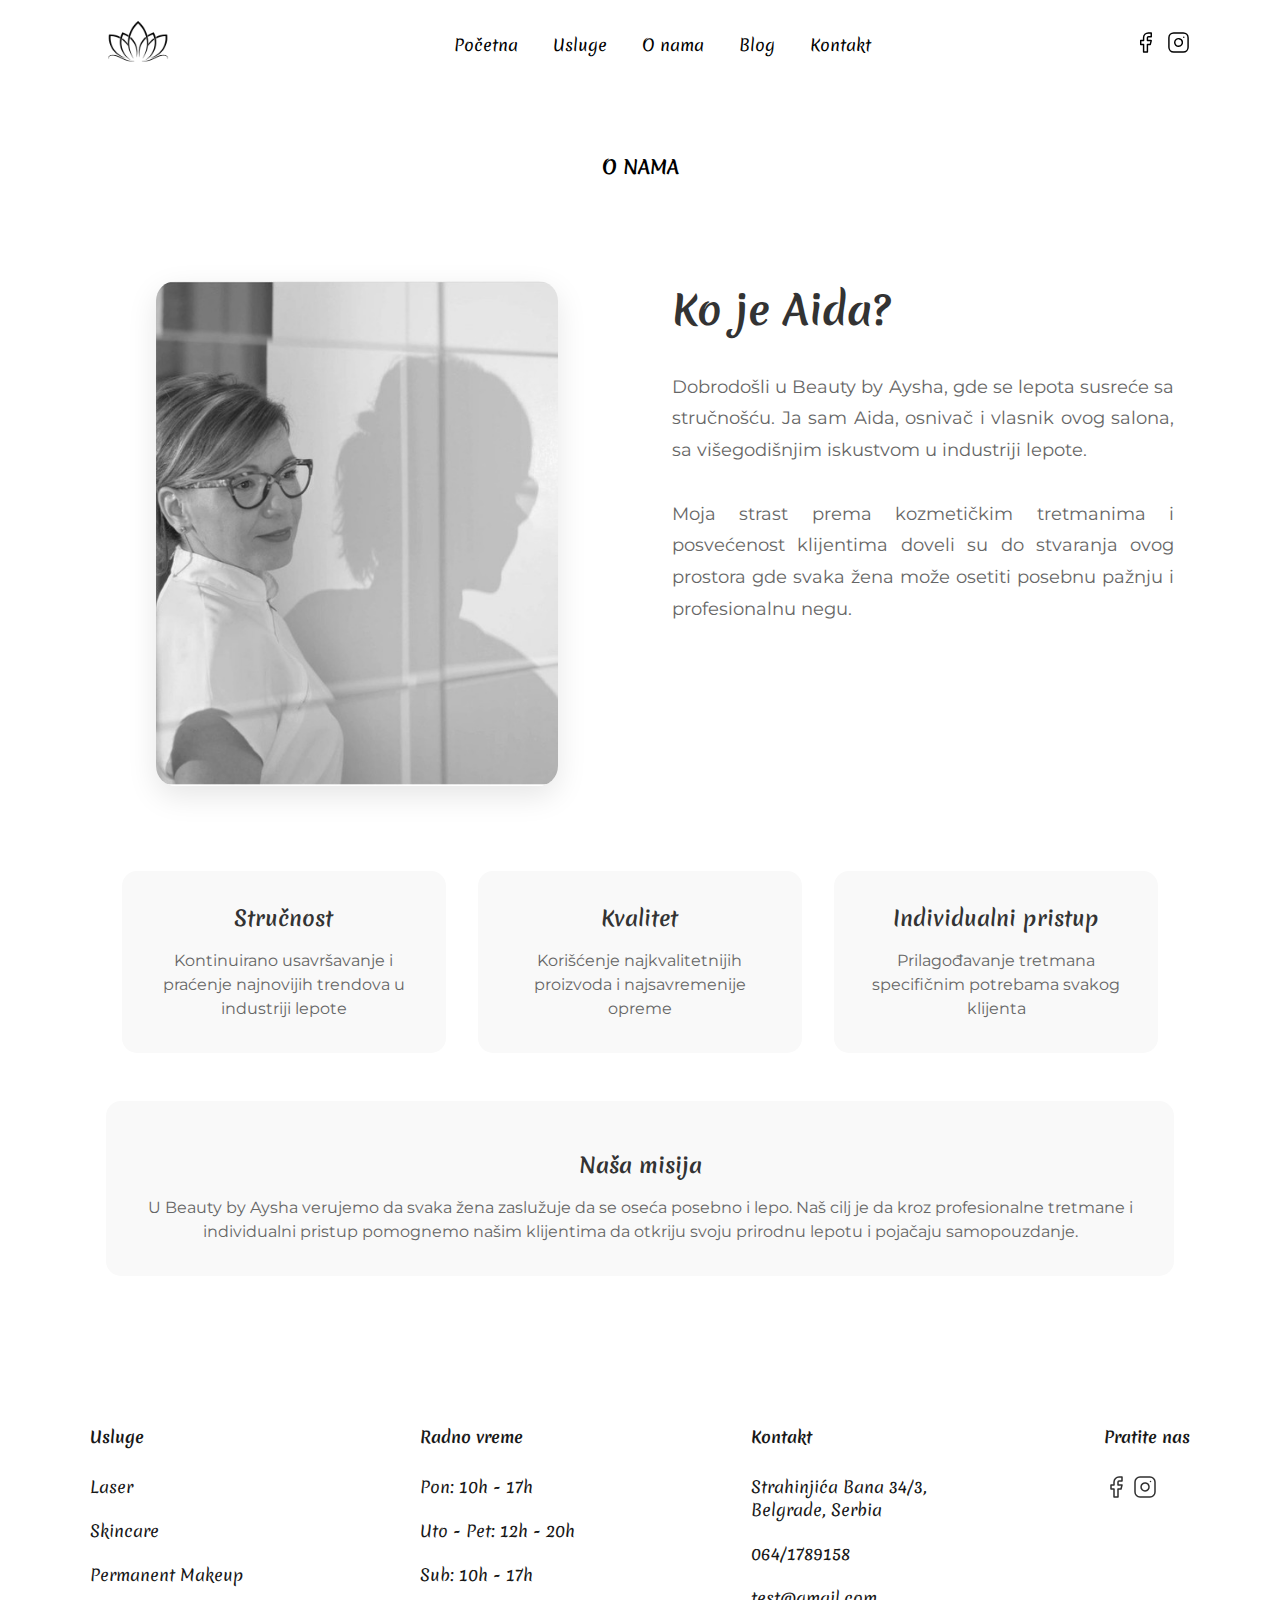
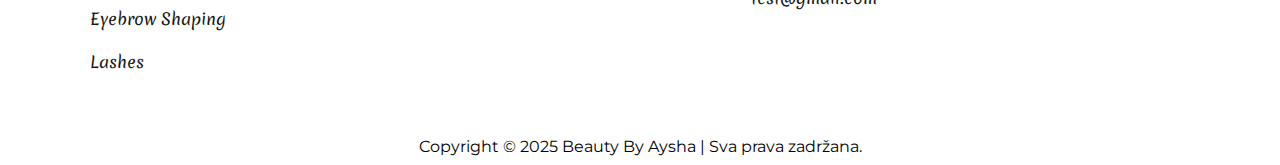
<file: about.html>
<!DOCTYPE html>
<html lang="en">
    <head>
        <meta charset="UTF-8" />
        <meta name="viewport" content="width=device-width, initial-scale=1.0" />
        <title>O nama - Beauty by Aysha</title>
        <link rel="stylesheet" href="style.css" />
        <link rel="preconnect" href="https://fonts.googleapis.com" />
        <link rel="preconnect" href="https://fonts.gstatic.com" crossorigin />
        <link
            href="https://fonts.googleapis.com/css2?family=Merienda:wght@300..900&display=swap"
            rel="stylesheet"
        />
        <link
            rel="stylesheet"
            href="https://cdnjs.cloudflare.com/ajax/libs/animate.css/4.1.1/animate.min.css"
        />
        <link rel="icon" type="image/jpg" href="./images/favicon.jpg" />
    </head>
    <body>
        <div class="navbar">
            <div class="burger" onclick="showSidebar()">
                <a href="#">
                    <svg
                        xmlns="http://www.w3.org/2000/svg"
                        width="24"
                        height="24"
                        viewBox="0 0 24 24"
                        fill="none"
                        stroke="black"
                        stroke-width="1.5"
                        stroke-linecap="round"
                        stroke-linejoin="round"
                        class="feather feather-menu"
                    >
                        <line x1="3" y1="12" x2="21" y2="12"></line>
                        <line x1="3" y1="6" x2="21" y2="6"></line>
                        <line x1="3" y1="18" x2="21" y2="18"></line>
                    </svg>
                </a>
            </div>
            <div class="logo">
                <a href="./index.html"><img src="./images/logo.png" /></a>
            </div>
            <div class="nav-links">
                <ul class="sidebar">
                    <li onclick="hideSidebar()" class="hideSidebar">
                        <svg
                            xmlns="http://www.w3.org/2000/svg"
                            width="34"
                            height="34"
                            viewBox="0 0 24 24"
                            fill="none"
                            stroke="black"
                            stroke-width="1.5"
                            stroke-linecap="round"
                            stroke-linejoin="round"
                            class="feather feather-x"
                        >
                            <line x1="18" y1="6" x2="6" y2="18"></line>
                            <line x1="6" y1="6" x2="18" y2="18"></line>
                        </svg>
                    </li>
                    <li><a href="./index.html">Početna</a></li>
                    <li><a href="./services.html">Usluge</a></li>
                    <li><a href="./about.html">O nama</a></li>
                    <li><a href="./blog.html">Blog</a></li>
                    <li><a href="./contact.html">Kontakt</a></li>
                </ul>
                <ul class="spread">
                    <li><a href="./index.html">Početna</a></li>
                    <li><a href="./services.html">Usluge</a></li>
                    <li><a href="./about.html">O nama</a></li>
                    <li><a href="./blog.html">Blog</a></li>
                    <li><a href="./contact.html">Kontakt</a></li>
                </ul>
            </div>

            <div class="social-icons">
                <a href="#">
                    <svg
                        xmlns="http://www.w3.org/2000/svg"
                        width="23"
                        height="23"
                        viewBox="0 0 24 24"
                        fill="none"
                        stroke="currentColor"
                        stroke-width="1.5"
                        stroke-linecap="round"
                        stroke-linejoin="round"
                        class="feather feather-facebook"
                    >
                        <path
                            d="M18 2h-3a5 5 0 0 0-5 5v3H7v4h3v8h4v-8h3l1-4h-4V7a1 1 0 0 1 1-1h3z"
                        ></path></svg
                ></a>
                <a href="#">
                    <svg
                        xmlns="http://www.w3.org/2000/svg"
                        width="23"
                        height="23"
                        viewBox="0 0 24 24"
                        fill="none"
                        stroke="currentColor"
                        stroke-width="1.5"
                        stroke-linecap="round"
                        stroke-linejoin="round"
                        class="feather feather-instagram"
                    >
                        <rect
                            x="2"
                            y="2"
                            width="20"
                            height="20"
                            rx="5"
                            ry="5"
                        ></rect>
                        <path
                            d="M16 11.37A4 4 0 1 1 12.63 8 4 4 0 0 1 16 11.37z"
                        ></path>
                        <line
                            x1="17.5"
                            y1="6.5"
                            x2="17.51"
                            y2="6.5"
                        ></line></svg
                ></a>
            </div>
        </div>

        <div class="about-us-top">
            <div class="about-us-heading">
                <h3>O NAMA</h3>
            </div>
        </div>
        
        <div class="about-container">
            <div class="about-section">
                <div class="about-image">
                    <img src="./images/aida1.jpg" alt="Aida - Beauty by Aysha" class="animate__animated animate__fadeInLeft" />
                </div>
                <div class="about-content animate__animated animate__fadeInRight">
                    <h2>Ko je Aida?</h2>
                    <p>Dobrodošli u Beauty by Aysha, gde se lepota susreće sa stručnošću. Ja sam Aida, osnivač i vlasnik ovog salona, sa višegodišnjim iskustvom u industriji lepote.</p>
                    <p>Moja strast prema kozmetičkim tretmanima i posvećenost klijentima doveli su do stvaranja ovog prostora gde svaka žena može osetiti posebnu pažnju i profesionalnu negu.</p>
                </div>
            </div>

            <div class="features-container">
                <div class="feature">
                    <h3>Stručnost</h3>
                    <p>Kontinuirano usavršavanje i praćenje najnovijih trendova u industriji lepote</p>
                </div>
                <div class="feature">
                    <h3>Kvalitet</h3>
                    <p>Korišćenje najkvalitetnijih proizvoda i najsavremenije opreme</p>
                </div>
                <div class="feature">
                    <h3>Individualni pristup</h3>
                    <p>Prilagođavanje tretmana specifičnim potrebama svakog klijenta</p>
                </div>
            </div>

            <div class="mission-section">
                <div class="mission-content">
                    <h2>Naša misija</h2>
                    <div class="mission-divider"></div>
                    <p>U Beauty by Aysha verujemo da svaka žena zaslužuje da se oseća posebno i lepo. Naš cilj je da kroz profesionalne tretmane i individualni pristup pomognemo našim klijentima da otkriju svoju prirodnu lepotu i pojačaju samopouzdanje.</p>
                </div>
            </div>
        </div>

        <div class="footer">
            <div class="footer-items">
                <div class="footer-item">
                    <div>
                        <a href="./services.html"><h4>Usluge</h4></a>
                    </div>
                    <div class="footer-divider"></div>
                    <ul>
                        <li>Laser</li>
                        <li>Skincare</li>
                        <li>Permanent Makeup</li>
                        <li>Eyebrow Shaping</li>
                        <li>Lashes</li>
                    </ul>
                </div>
                <div class="footer-item">
                    <div><h4>Radno vreme</h4></div>
                    <div class="footer-divider"></div>
                    <ul>
                        <li>Pon: 10h - 17h</li>
                        <li>Uto - Pet: 12h - 20h</li>
                        <li>Sub: 10h - 17h</li>
                    </ul>
                </div>
                <div class="footer-item">
                    <div>
                        <a href="./contact.html"><h4>Kontakt</h4></a>
                    </div>
                    <div class="footer-divider"></div>
                    <div>
                        <ul>
                            <li>Strahinjića Bana 34/3,</br> Belgrade, Serbia</li>
                            <li>064/1789158</li>
                            <li>test@gmail.com</li>
                        </ul>
                    </div>
                </div>
                <div class="footer-item">
                    <div><h4>Pratite nas</h4></div>
                    <div class="footer-divider"></div>
                    <div class="footer-social-icons">
                        <a href="#">
                            <svg
                                xmlns="http://www.w3.org/2000/svg"
                                width="24"
                                height="24"
                                viewBox="0 0 24 24"
                                fill="none"
                                stroke="#1a1a1a"
                                stroke-width="1.5"
                                stroke-linecap="round"
                                stroke-linejoin="round"
                                class="feather feather-facebook"
                            >
                                <path
                                    d="M18 2h-3a5 5 0 0 0-5 5v3H7v4h3v8h4v-8h3l1-4h-4V7a1 1 0 0 1 1-1h3z"
                                ></path></svg
                        ></a>
                        <a href="#">
                            <svg
                                xmlns="http://www.w3.org/2000/svg"
                                width="24"
                                height="24"
                                viewBox="0 0 24 24"
                                fill="none"
                                stroke="#1a1a1a"
                                stroke-width="1.5"
                                stroke-linecap="round"
                                stroke-linejoin="round"
                                class="feather feather-instagram"
                            >
                                <rect
                                    x="2"
                                    y="2"
                                    width="20"
                                    height="20"
                                    rx="5"
                                    ry="5"
                                ></rect>
                                <path
                                    d="M16 11.37A4 4 0 1 1 12.63 8 4 4 0 0 1 16 11.37z"
                                ></path>
                                <line
                                    x1="17.5"
                                    y1="6.5"
                                    x2="17.51"
                                    y2="6.5"
                                ></line></svg
                        ></a>
                    </div>
                </div>
            </div>
        </div>
        <div class="copyright">
            <p>Copyright © 2025 Beauty By Aysha | Sva prava zadržana.</p>
        </div>
        <script src="sidebar.js"></script>
    </body>
</html>
</file>
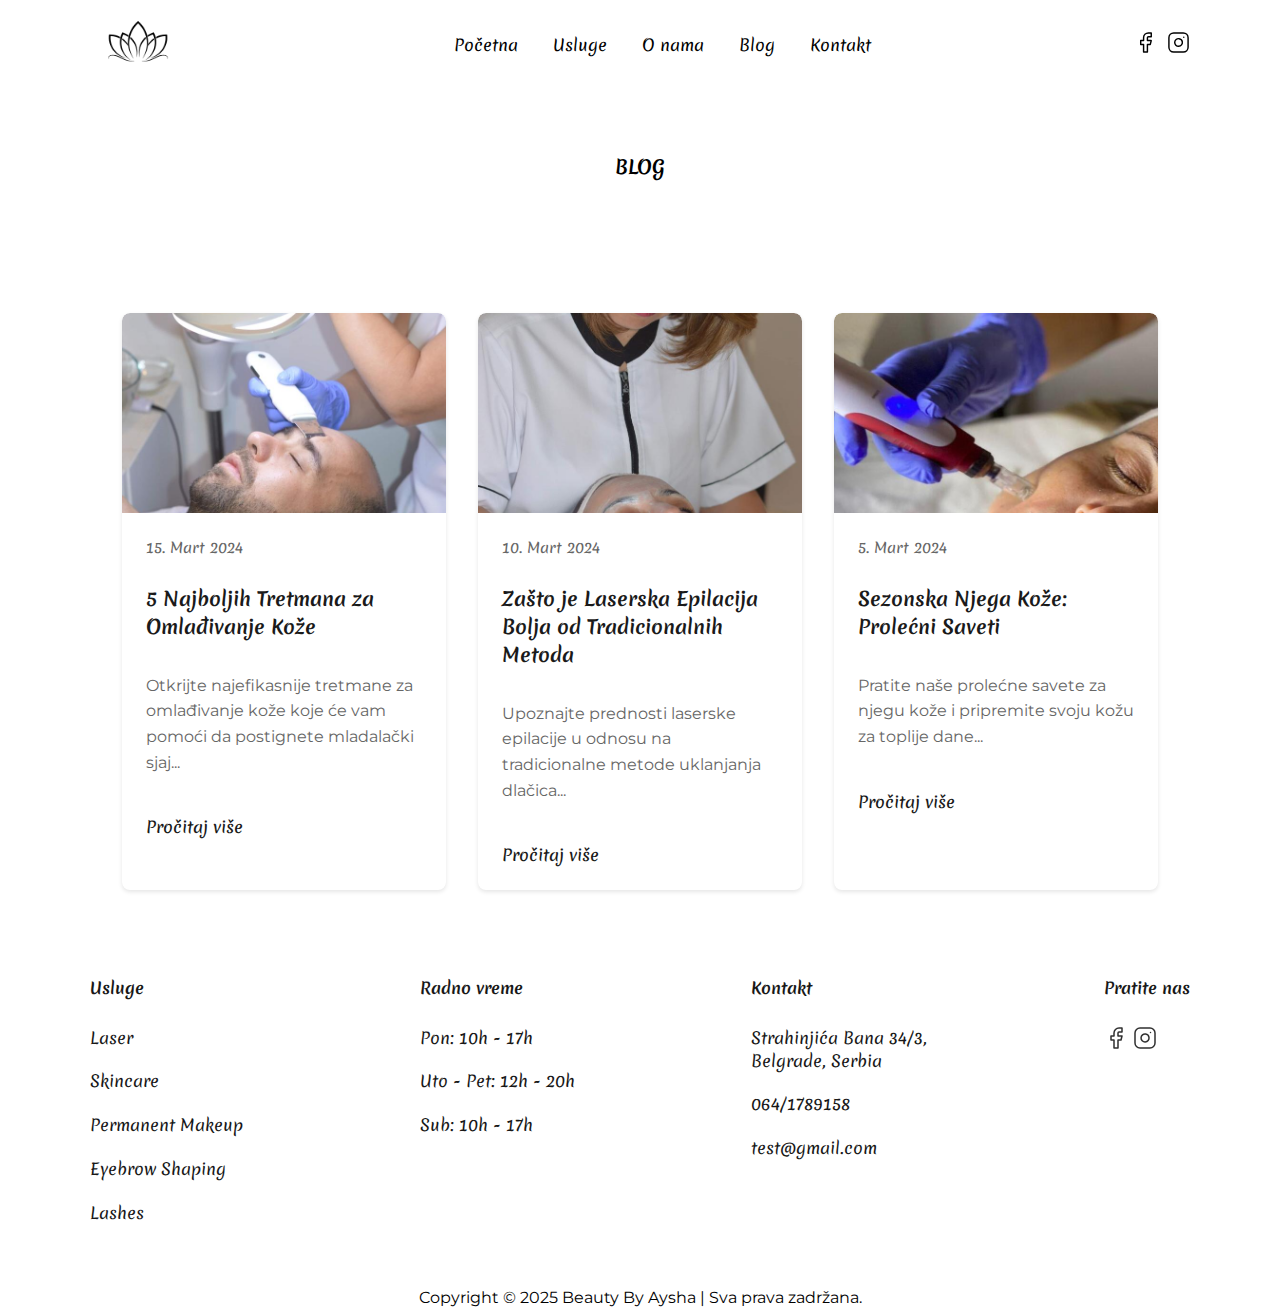
<file: blog-post.html>
<!DOCTYPE html>
<html lang="en">
    <head>
        <meta charset="UTF-8" />
        <meta name="viewport" content="width=device-width, initial-scale=1.0" />
        <title>Blog Post - Beauty by Aysha</title>
        <link rel="stylesheet" href="style.css" />
        <link rel="preconnect" href="https://fonts.googleapis.com" />
        <link rel="preconnect" href="https://fonts.gstatic.com" crossorigin />
        <link
            href="https://fonts.googleapis.com/css2?family=Merienda:wght@300..900&display=swap"
            rel="stylesheet"
        />
        <link
            rel="stylesheet"
            href="https://cdnjs.cloudflare.com/ajax/libs/animate.css/4.1.1/animate.min.css"
        />
        <link rel="icon" type="image/jpg" href="./images/favicon.jpg" />
    </head>
    <body>
        <div class="navbar">
            <div class="burger" onclick="showSidebar()">
                <a href="#">
                    <svg
                        xmlns="http://www.w3.org/2000/svg"
                        width="24"
                        height="24"
                        viewBox="0 0 24 24"
                        fill="none"
                        stroke="black"
                        stroke-width="1.5"
                        stroke-linecap="round"
                        stroke-linejoin="round"
                        class="feather feather-menu"
                    >
                        <line x1="3" y1="12" x2="21" y2="12"></line>
                        <line x1="3" y1="6" x2="21" y2="6"></line>
                        <line x1="3" y1="18" x2="21" y2="18"></line>
                    </svg>
                </a>
            </div>
            <div class="logo">
                <a href="./index.html"><img src="./images/logo.png" /></a>
            </div>
            <div class="nav-links">
                <ul class="sidebar">
                    <li onclick="hideSidebar()" class="hideSidebar">
                        <svg
                            xmlns="http://www.w3.org/2000/svg"
                            width="34"
                            height="34"
                            viewBox="0 0 24 24"
                            fill="none"
                            stroke="black"
                            stroke-width="1.5"
                            stroke-linecap="round"
                            stroke-linejoin="round"
                            class="feather feather-x"
                        >
                            <line x1="18" y1="6" x2="6" y2="18"></line>
                            <line x1="6" y1="6" x2="18" y2="18"></line>
                        </svg>
                    </li>
                    <li><a href="./index.html">Početna</a></li>
                    <li><a href="./services.html">Usluge</a></li>
                    <li><a href="./about.html">O nama</a></li>
                    <li><a href="./blog.html">Blog</a></li>
                    <li><a href="./contact.html">Kontakt</a></li>
                </ul>
                <ul class="spread">
                    <li><a href="./index.html">Početna</a></li>
                    <li><a href="./services.html">Usluge</a></li>
                    <li><a href="./about.html">O nama</a></li>
                    <li><a href="./blog.html">Blog</a></li>
                    <li><a href="./contact.html">Kontakt</a></li>
                </ul>
            </div>

            <div class="social-icons">
                <a href="#">
                    <svg
                        xmlns="http://www.w3.org/2000/svg"
                        width="23"
                        height="23"
                        viewBox="0 0 24 24"
                        fill="none"
                        stroke="currentColor"
                        stroke-width="1.5"
                        stroke-linecap="round"
                        stroke-linejoin="round"
                        class="feather feather-facebook"
                    >
                        <path
                            d="M18 2h-3a5 5 0 0 0-5 5v3H7v4h3v8h4v-8h3l1-4h-4V7a1 1 0 0 1 1-1h3z"
                        ></path></svg
                ></a>
                <a href="#">
                    <svg
                        xmlns="http://www.w3.org/2000/svg"
                        width="23"
                        height="23"
                        viewBox="0 0 24 24"
                        fill="none"
                        stroke="currentColor"
                        stroke-width="1.5"
                        stroke-linecap="round"
                        stroke-linejoin="round"
                        class="feather feather-instagram"
                    >
                        <rect
                            x="2"
                            y="2"
                            width="20"
                            height="20"
                            rx="5"
                            ry="5"
                        ></rect>
                        <path
                            d="M16 11.37A4 4 0 1 1 12.63 8 4 4 0 0 1 16 11.37z"
                        ></path>
                        <line
                            x1="17.5"
                            y1="6.5"
                            x2="17.51"
                            y2="6.5"
                        ></line></svg
                ></a>
            </div>
        </div>

        <div class="blog-post-container">
            <div class="blog-post-content">
                <!-- <a href="./blog.html" class="back-to-blog tp">← Nazad na blog</a> -->
                
                <h1 id="blog-title"></h1>
                <div class="blog-post-meta">
                    <span id="blog-date"></span>
                </div>
                <div class="blog-post-image">
                    <img id="blog-image" src="" alt="" />
                </div>
                <div class="blog-post-text" id="blog-content"></div>
                <a href="./blog.html" class="back-to-blog">← Nazad na blog</a>
            </div>
        </div>

        <div class="footer">
            <div class="footer-items">
                <div class="footer-item">
                    <div>
                        <a href="./services.html"><h4>Usluge</h4></a>
                    </div>
                    <div class="footer-divider"></div>
                    <ul>
                        <li>Laser</li>
                        <li>Skincare</li>
                        <li>Permanent Makeup</li>
                        <li>Eyebrow Shaping</li>
                        <li>Lashes</li>
                    </ul>
                </div>
                <div class="footer-item">
                    <div><h4>Radno vreme</h4></div>
                    <div class="footer-divider"></div>
                    <ul>
                        <li>Pon: 10h - 17h</li>
                        <li>Uto - Pet: 12h - 20h</li>
                        <li>Sub: 10h - 17h</li>
                    </ul>
                </div>
                <div class="footer-item">
                    <div>
                        <a href="./contact.html"><h4>Kontakt</h4></a>
                    </div>
                    <div class="footer-divider"></div>
                    <div>
                        <ul>
                            <li>Strahinjića Bana 34/3,</br> Belgrade, Serbia</li>
                            <li>064/1789158</li>
                            <li>test@gmail.com</li>
                        </ul>
                    </div>
                </div>
                <div class="footer-item">
                    <div><h4>Pratite nas</h4></div>
                    <div class="footer-divider"></div>
                    <div class="footer-social-icons">
                        <a href="#">
                            <svg
                                xmlns="http://www.w3.org/2000/svg"
                                width="24"
                                height="24"
                                viewBox="0 0 24 24"
                                fill="none"
                                stroke="#1a1a1a"
                                stroke-width="1.5"
                                stroke-linecap="round"
                                stroke-linejoin="round"
                                class="feather feather-facebook"
                            >
                                <path
                                    d="M18 2h-3a5 5 0 0 0-5 5v3H7v4h3v8h4v-8h3l1-4h-4V7a1 1 0 0 1 1-1h3z"
                                ></path></svg
                        ></a>
                        <a href="#">
                            <svg
                                xmlns="http://www.w3.org/2000/svg"
                                width="24"
                                height="24"
                                viewBox="0 0 24 24"
                                fill="none"
                                stroke="#1a1a1a"
                                stroke-width="1.5"
                                stroke-linecap="round"
                                stroke-linejoin="round"
                                class="feather feather-instagram"
                            >
                                <rect
                                    x="2"
                                    y="2"
                                    width="20"
                                    height="20"
                                    rx="5"
                                    ry="5"
                                ></rect>
                                <path
                                    d="M16 11.37A4 4 0 1 1 12.63 8 4 4 0 0 1 16 11.37z"
                                ></path>
                                <line
                                    x1="17.5"
                                    y1="6.5"
                                    x2="17.51"
                                    y2="6.5"
                                ></line></svg
                        ></a>
                    </div>
                </div>
            </div>
        </div>
        <div class="copyright">
            <p>Copyright © 2025 Beauty By Aysha | Sva prava zadržana.</p>
        </div>
        <script src="blog-posts.js"></script>
        <script src="blog-post.js"></script>
        <script src="sidebar.js"></script>
    </body>
</html>
</file>
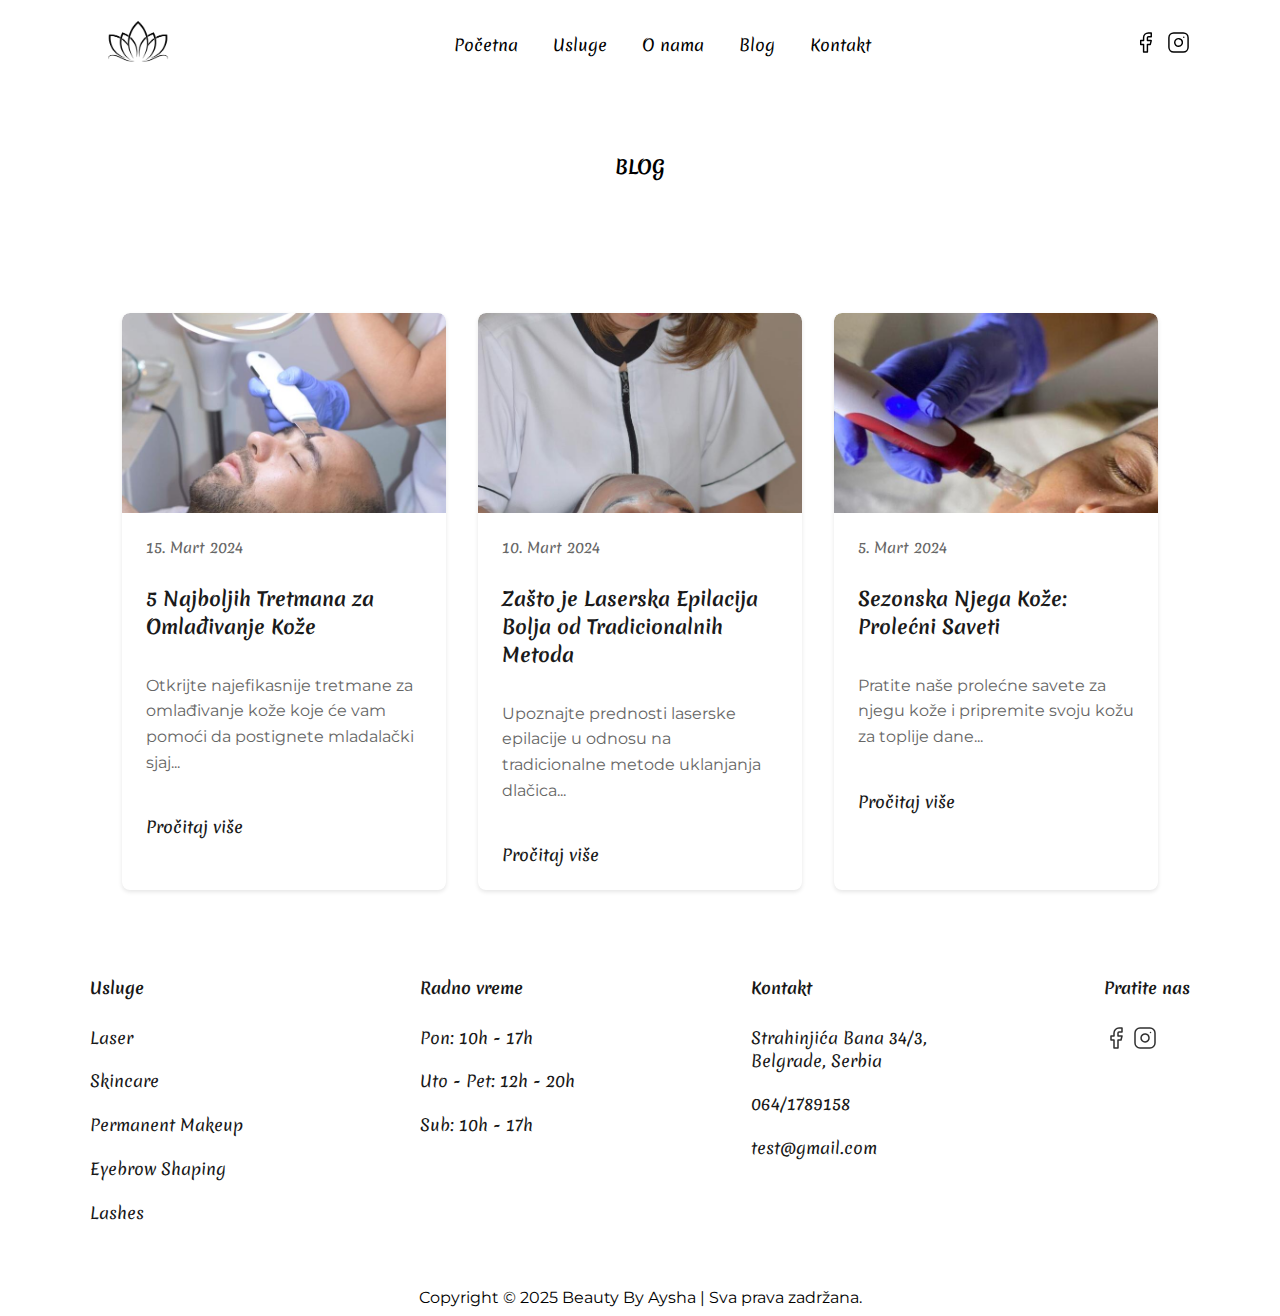
<file: blog.html>
<!DOCTYPE html>
<html lang="en">
    <head>
        <meta charset="UTF-8" />
        <meta name="viewport" content="width=device-width, initial-scale=1.0" />
        <title>Blog - Beauty by Aysha</title>
        <link rel="stylesheet" href="style.css" />
        <link rel="preconnect" href="https://fonts.googleapis.com" />
        <link rel="preconnect" href="https://fonts.gstatic.com" crossorigin />
        <link
            href="https://fonts.googleapis.com/css2?family=Merienda:wght@300..900&display=swap"
            rel="stylesheet"
        />
        <link
            rel="stylesheet"
            href="https://cdnjs.cloudflare.com/ajax/libs/animate.css/4.1.1/animate.min.css"
        />
        <link rel="icon" type="image/jpg" href="./images/favicon.jpg" />
    </head>
    <body>
        <div class="navbar">
            <div class="burger" onclick="showSidebar()">
                <a href="#">
                    <svg
                        xmlns="http://www.w3.org/2000/svg"
                        width="24"
                        height="24"
                        viewBox="0 0 24 24"
                        fill="none"
                        stroke="black"
                        stroke-width="1.5"
                        stroke-linecap="round"
                        stroke-linejoin="round"
                        class="feather feather-menu"
                    >
                        <line x1="3" y1="12" x2="21" y2="12"></line>
                        <line x1="3" y1="6" x2="21" y2="6"></line>
                        <line x1="3" y1="18" x2="21" y2="18"></line>
                    </svg>
                </a>
            </div>
            <div class="logo">
                <a href="./index.html"><img src="./images/logo.png" /></a>
            </div>
            <div class="nav-links">
                <ul class="sidebar">
                    <li onclick="hideSidebar()" class="hideSidebar">
                        <svg
                            xmlns="http://www.w3.org/2000/svg"
                            width="34"
                            height="34"
                            viewBox="0 0 24 24"
                            fill="none"
                            stroke="black"
                            stroke-width="1.5"
                            stroke-linecap="round"
                            stroke-linejoin="round"
                            class="feather feather-x"
                        >
                            <line x1="18" y1="6" x2="6" y2="18"></line>
                            <line x1="6" y1="6" x2="18" y2="18"></line>
                        </svg>
                    </li>
                    <li><a href="./index.html">Početna</a></li>
                    <li><a href="./services.html">Usluge</a></li>
                    <li><a href="./about.html">O nama</a></li>
                    <li><a href="./blog.html">Blog</a></li>
                    <li><a href="./contact.html">Kontakt</a></li>
                </ul>
                <ul class="spread">
                    <li><a href="./index.html">Početna</a></li>
                    <li><a href="./services.html">Usluge</a></li>
                    <li><a href="./about.html">O nama</a></li>
                    <li><a href="./blog.html">Blog</a></li>
                    <li><a href="./contact.html">Kontakt</a></li>
                </ul>
            </div>

            <div class="social-icons">
                <a href="#">
                    <svg
                        xmlns="http://www.w3.org/2000/svg"
                        width="23"
                        height="23"
                        viewBox="0 0 24 24"
                        fill="none"
                        stroke="currentColor"
                        stroke-width="1.5"
                        stroke-linecap="round"
                        stroke-linejoin="round"
                        class="feather feather-facebook"
                    >
                        <path
                            d="M18 2h-3a5 5 0 0 0-5 5v3H7v4h3v8h4v-8h3l1-4h-4V7a1 1 0 0 1 1-1h3z"
                        ></path></svg
                ></a>
                <a href="#">
                    <svg
                        xmlns="http://www.w3.org/2000/svg"
                        width="23"
                        height="23"
                        viewBox="0 0 24 24"
                        fill="none"
                        stroke="currentColor"
                        stroke-width="1.5"
                        stroke-linecap="round"
                        stroke-linejoin="round"
                        class="feather feather-instagram"
                    >
                        <rect
                            x="2"
                            y="2"
                            width="20"
                            height="20"
                            rx="5"
                            ry="5"
                        ></rect>
                        <path
                            d="M16 11.37A4 4 0 1 1 12.63 8 4 4 0 0 1 16 11.37z"
                        ></path>
                        <line
                            x1="17.5"
                            y1="6.5"
                            x2="17.51"
                            y2="6.5"
                        ></line></svg
                ></a>
            </div>
        </div>

        <div class="about-us-top">
            <div class="about-us-heading">
                <h3>BLOG</h3>
            </div>
        </div>

        <div class="blog-container">
            <div class="blog-grid">
                <div class="blog-card animate__animated animate__fadeIn">
                    <div class="blog-image">
                        <img src="./images/feature1.jpg" alt="Blog post image" />
                    </div>
                    <div class="blog-content">
                        <div class="blog-date">15. Mart 2024</div>
                        <h3>5 Najboljih Tretmana za Omlađivanje Kože</h3>
                        <p>Otkrijte najefikasnije tretmane za omlađivanje kože koje će vam pomoći da postignete mladalački sjaj...</p>
                        <a href="./blog-post.html?id=1" class="blog-read-more">Pročitaj više</a>
                    </div>
                </div>

                <div class="blog-card animate__animated animate__fadeIn">
                    <div class="blog-image">
                        <img src="./images/feature2.jpg" alt="Blog post image" />
                    </div>
                    <div class="blog-content">
                        <div class="blog-date">10. Mart 2024</div>
                        <h3>Zašto je Laserska Epilacija Bolja od Tradicionalnih Metoda</h3>
                        <p>Upoznajte prednosti laserske epilacije u odnosu na tradicionalne metode uklanjanja dlačica...</p>
                        <a href="./blog-post.html?id=2" class="blog-read-more">Pročitaj više</a>
                    </div>
                </div>

                <div class="blog-card animate__animated animate__fadeIn">
                    <div class="blog-image">
                        <img src="./images/feature3.jpg" alt="Blog post image" />
                    </div>
                    <div class="blog-content">
                        <div class="blog-date">5. Mart 2024</div>
                        <h3>Sezonska Njega Kože: Prolećni Saveti</h3>
                        <p>Pratite naše prolećne savete za njegu kože i pripremite svoju kožu za toplije dane...</p>
                        <a href="./blog-post.html?id=3" class="blog-read-more">Pročitaj više</a>
                    </div>
                </div>
            </div>
        </div>

        <div class="footer">
            <div class="footer-items">
                <div class="footer-item">
                    <div>
                        <a href="./services.html"><h4>Usluge</h4></a>
                    </div>
                    <div class="footer-divider"></div>
                    <ul>
                        <li>Laser</li>
                        <li>Skincare</li>
                        <li>Permanent Makeup</li>
                        <li>Eyebrow Shaping</li>
                        <li>Lashes</li>
                    </ul>
                </div>
                <div class="footer-item">
                    <div><h4>Radno vreme</h4></div>
                    <div class="footer-divider"></div>
                    <ul>
                        <li>Pon: 10h - 17h</li>
                        <li>Uto - Pet: 12h - 20h</li>
                        <li>Sub: 10h - 17h</li>
                    </ul>
                </div>
                <div class="footer-item">
                    <div>
                        <a href="./contact.html"><h4>Kontakt</h4></a>
                    </div>
                    <div class="footer-divider"></div>
                    <div>
                        <ul>
                            <li>Strahinjića Bana 34/3,</br> Belgrade, Serbia</li>
                            <li>064/1789158</li>
                            <li>test@gmail.com</li>
                        </ul>
                    </div>
                </div>
                <div class="footer-item">
                    <div><h4>Pratite nas</h4></div>
                    <div class="footer-divider"></div>
                    <div class="footer-social-icons">
                        <a href="#">
                            <svg
                                xmlns="http://www.w3.org/2000/svg"
                                width="24"
                                height="24"
                                viewBox="0 0 24 24"
                                fill="none"
                                stroke="#1a1a1a"
                                stroke-width="1.5"
                                stroke-linecap="round"
                                stroke-linejoin="round"
                                class="feather feather-facebook"
                            >
                                <path
                                    d="M18 2h-3a5 5 0 0 0-5 5v3H7v4h3v8h4v-8h3l1-4h-4V7a1 1 0 0 1 1-1h3z"
                                ></path></svg
                        ></a>
                        <a href="#">
                            <svg
                                xmlns="http://www.w3.org/2000/svg"
                                width="24"
                                height="24"
                                viewBox="0 0 24 24"
                                fill="none"
                                stroke="#1a1a1a"
                                stroke-width="1.5"
                                stroke-linecap="round"
                                stroke-linejoin="round"
                                class="feather feather-instagram"
                            >
                                <rect
                                    x="2"
                                    y="2"
                                    width="20"
                                    height="20"
                                    rx="5"
                                    ry="5"
                                ></rect>
                                <path
                                    d="M16 11.37A4 4 0 1 1 12.63 8 4 4 0 0 1 16 11.37z"
                                ></path>
                                <line
                                    x1="17.5"
                                    y1="6.5"
                                    x2="17.51"
                                    y2="6.5"
                                ></line></svg
                        ></a>
                    </div>
                </div>
            </div>
        </div>
        <div class="copyright">
            <p>Copyright © 2025 Beauty By Aysha | Sva prava zadržana.</p>
        </div>
        <script src="sidebar.js"></script>
    </body>
</html> 
</html>
</file>
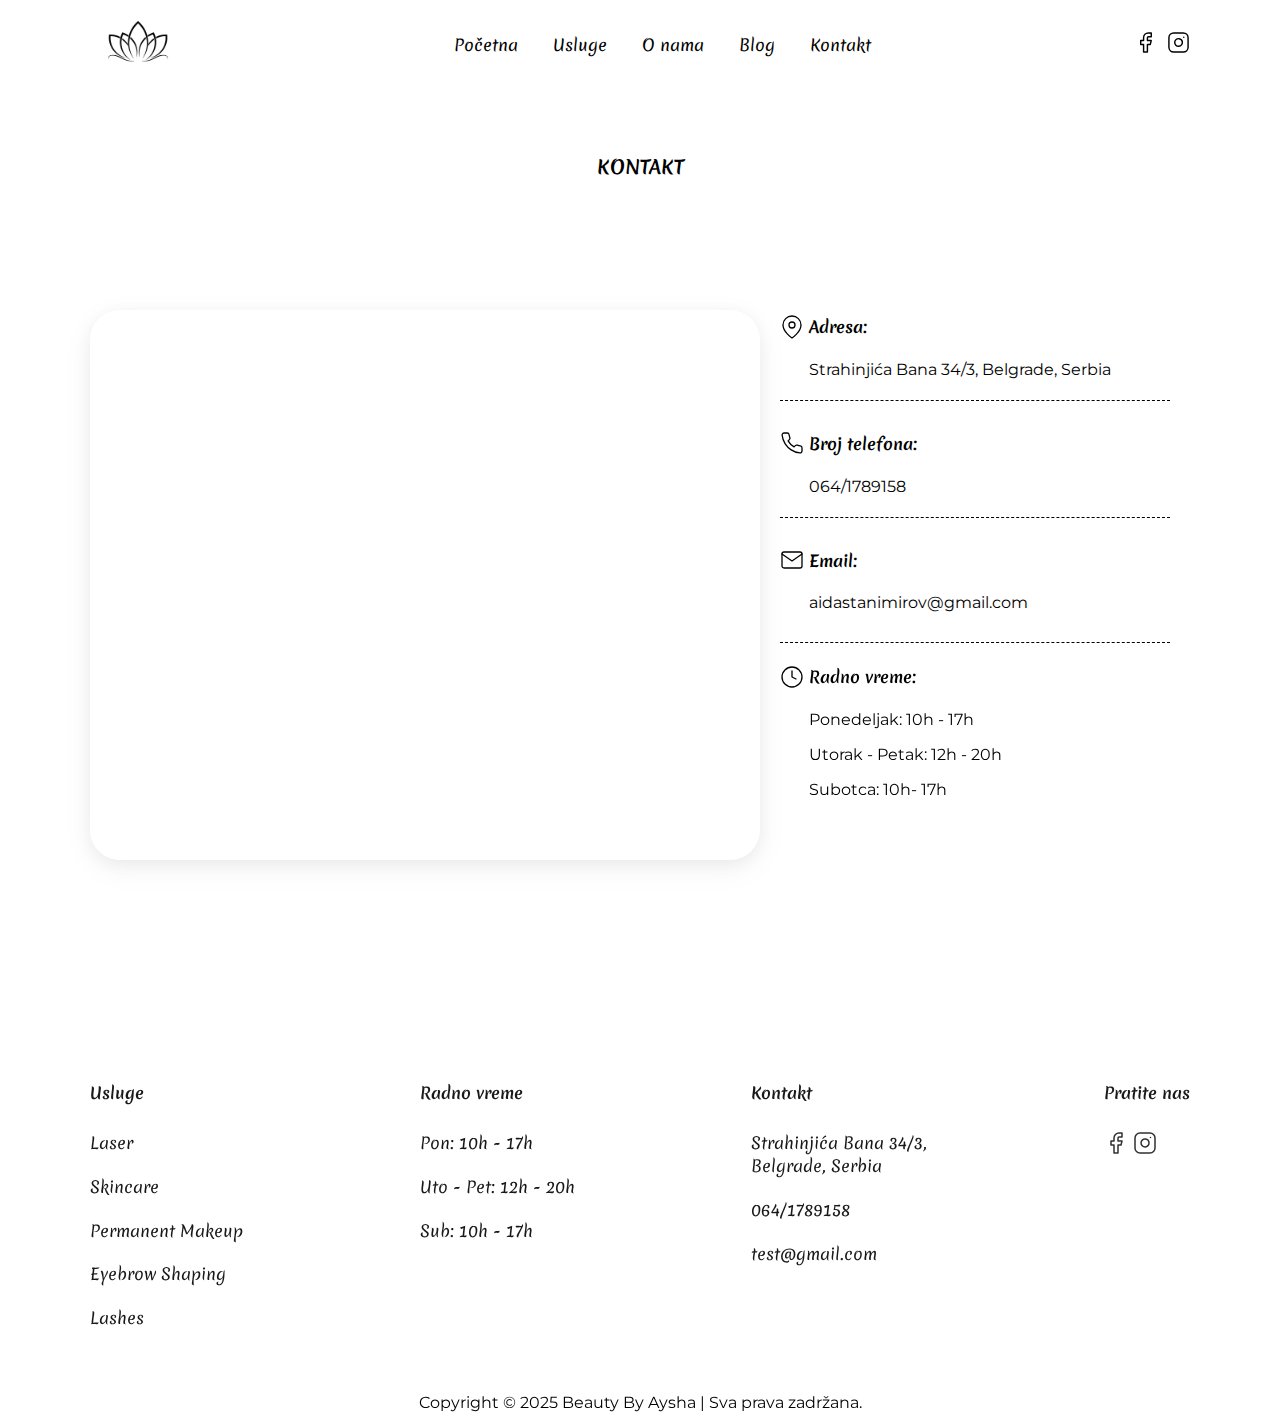
<file: contact.html>
<!DOCTYPE html>
<html lang="en">
    <head>
        <meta charset="UTF-8" />
        <meta name="viewport" content="width=device-width, initial-scale=1.0" />
        <title>Kontakt - Beauty by Aysha</title>
        <link rel="stylesheet" href="style.css" />
        <link rel="preconnect" href="https://fonts.googleapis.com" />
        <link rel="preconnect" href="https://fonts.gstatic.com" crossorigin />
        <link
            href="https://fonts.googleapis.com/css2?family=Merienda:wght@300..900&display=swap"
            rel="stylesheet"
        />
        <link
    rel="stylesheet"
    href="https://cdnjs.cloudflare.com/ajax/libs/animate.css/4.1.1/animate.min.css"
  />
        <link rel="icon" type="image/jpg" href="./images/favicon.jpg" />
    </head>
    <body>
        <div class="navbar">
            <div class="burger" onclick="showSidebar()">
                <a href="#">
                    <svg
                        xmlns="http://www.w3.org/2000/svg"
                        width="24"
                        height="24"
                        viewBox="0 0 24 24"
                        fill="none"
                        stroke="black"
                        stroke-width="1.5"
                        stroke-linecap="round"
                        stroke-linejoin="round"
                        class="feather feather-menu"
                    >
                        <line x1="3" y1="12" x2="21" y2="12"></line>
                        <line x1="3" y1="6" x2="21" y2="6"></line>
                        <line x1="3" y1="18" x2="21" y2="18"></line>
                    </svg>
                </a>
            </div>
            <div class="logo">
                <a href="./index.html"><img src="./images/logo.png" /></a>
            </div>
            <div class="nav-links">
                <ul class="sidebar">
                    <li onclick="hideSidebar()" class="hideSidebar">
                        <svg
                            xmlns="http://www.w3.org/2000/svg"
                            width="34"
                            height="34"
                            viewBox="0 0 24 24"
                            fill="none"
                            stroke="black"
                            stroke-width="1.5"
                            stroke-linecap="round"
                            stroke-linejoin="round"
                            class="feather feather-x"
                        >
                            <line x1="18" y1="6" x2="6" y2="18"></line>
                            <line x1="6" y1="6" x2="18" y2="18"></line>
                        </svg>
                    </li>
                    <li><a href="./index.html">Početna</a></li>
                    <li><a href="./services.html">Usluge</a></li>
                    <li><a href="./about.html">O nama</a></li>
                    <li><a href="./blog.html">Blog</a></li>
                    <li><a href="./contact.html">Kontakt</a></li>
                </ul>
                <ul class="spread">
                    <li><a href="./index.html">Početna</a></li>
                    <li><a href="./services.html">Usluge</a></li>
                    <li><a href="./about.html">O nama</a></li>
                    <li><a href="./blog.html">Blog</a></li>
                    <li><a href="./contact.html">Kontakt</a></li>
                </ul>
            </div>

            <div class="social-icons">
                <a href="#">
                    <svg
                        xmlns="http://www.w3.org/2000/svg"
                        width="23"
                        height="23"
                        viewBox="0 0 24 24"
                        fill="none"
                        stroke="currentColor"
                        stroke-width="1.5"
                        stroke-linecap="round"
                        stroke-linejoin="round"
                        class="feather feather-facebook"
                    >
                        <path
                            d="M18 2h-3a5 5 0 0 0-5 5v3H7v4h3v8h4v-8h3l1-4h-4V7a1 1 0 0 1 1-1h3z"
                        ></path></svg
                ></a>
                <a href="#">
                    <svg
                        xmlns="http://www.w3.org/2000/svg"
                        width="23"
                        height="23"
                        viewBox="0 0 24 24"
                        fill="none"
                        stroke="currentColor"
                        stroke-width="1.5"
                        stroke-linecap="round"
                        stroke-linejoin="round"
                        class="feather feather-instagram"
                    >
                        <rect
                            x="2"
                            y="2"
                            width="20"
                            height="20"
                            rx="5"
                            ry="5"
                        ></rect>
                        <path
                            d="M16 11.37A4 4 0 1 1 12.63 8 4 4 0 0 1 16 11.37z"
                        ></path>
                        <line
                            x1="17.5"
                            y1="6.5"
                            x2="17.51"
                            y2="6.5"
                        ></line></svg
                ></a>
            </div>
        </div>

        <div class="about-us-top">
            <div class="about-us-heading">
                <h3>KONTAKT</h3>
            </div>
        </div>
       
        <div class="contact-box">
            <div class="contact-left">
                <div class="contact-map-img">
                    <p>
                        <iframe src="https://www.google.com/maps/embed?pb=!1m18!1m12!1m3!1d1414.9714061713676!2d20.456740750973623!3d44.82272967658957!2m3!1f0!2f0!3f0!3m2!1i1024!2i768!4f13.1!3m3!1m2!1s0x475a65cafc159c95%3A0x18dd144b21771c4!2sBeauty%20by%20Aysha!5e0!3m2!1sen!2srs!4v1721493636088!5m2!1sen!2srs"
                         width="100%" 
                         height="550px" 
                         style="border:0;"
                          allowfullscreen="" 
                          loading="lazy" 
                          referrerpolicy="no-referrer-when-downgrade">

                        </iframe>
                    </p>
                </div>
            </div>
            <div class="contact-right">
                <div class="contact-paragraf">
                    <h4>
                        <svg
                            xmlns="http://www.w3.org/2000/svg"
                            width="24"
                            height="24"
                            viewBox="0 0 24 24"
                            fill="none"
                            stroke="currentColor"
                            stroke-width="1.3"
                            stroke-linecap="round"
                            stroke-linejoin="round"
                            class="feather feather-map-pin"
                        >
                            <path
                                d="M21 10c0 7-9 13-9 13s-9-6-9-13a9 9 0 0 1 18 0z"
                            ></path>
                            <circle cx="12" cy="10" r="3"></circle></svg
                        >Adresa:
                    </h4>
                    <p>Strahinjića Bana 34/3, Belgrade, Serbia</p>

                    <h4>
                        <svg
                            xmlns="http://www.w3.org/2000/svg"
                            width="24"
                            height="24"
                            viewBox="0 0 24 24"
                            fill="none"
                            stroke="currentColor"
                            stroke-width="1.3"
                            stroke-linecap="round"
                            stroke-linejoin="round"
                            class="feather feather-phone"
                        >
                            <path
                                d="M22 16.92v3a2 2 0 0 1-2.18 2 19.79 19.79 0 0 1-8.63-3.07 19.5 19.5 0 0 1-6-6 19.79 19.79 0 0 1-3.07-8.67A2 2 0 0 1 4.11 2h3a2 2 0 0 1 2 1.72 12.84 12.84 0 0 0 .7 2.81 2 2 0 0 1-.45 2.11L8.09 9.91a16 16 0 0 0 6 6l1.27-1.27a2 2 0 0 1 2.11-.45 12.84 12.84 0 0 0 2.81.7A2 2 0 0 1 22 16.92z"
                            ></path></svg
                        >Broj telefona:
                    </h4>

                    <p>064/1789158</p>

                    <h4>
                        <svg
                            xmlns="http://www.w3.org/2000/svg"
                            width="24"
                            height="24"
                            viewBox="0 0 24 24"
                            fill="none"
                            stroke="currentColor"
                            stroke-width="1.3"
                            stroke-linecap="round"
                            stroke-linejoin="round"
                            class="feather feather-mail"
                        >
                            <path
                                d="M4 4h16c1.1 0 2 .9 2 2v12c0 1.1-.9 2-2 2H4c-1.1 0-2-.9-2-2V6c0-1.1.9-2 2-2z"
                            ></path>
                            <polyline points="22,6 12,13 2,6"></polyline></svg
                        >Email:
                    </h4>
                    <p>aidastanimirov@gmail.com</p>
                </div>
                <div class="contact-hours">
                    <h4>
                        <svg
                            xmlns="http://www.w3.org/2000/svg"
                            width="24"
                            height="24"
                            viewBox="0 0 24 24"
                            fill="none"
                            stroke="currentColor"
                            stroke-width="1.3"
                            stroke-linecap="round"
                            stroke-linejoin="round"
                            class="feather feather-clock"
                        >
                            <circle cx="12" cy="12" r="10"></circle>
                            <polyline points="12 6 12 12 16 14"></polyline></svg
                        >Radno vreme:
                    </h4>
                    <p>Ponedeljak: 10h - 17h</p>
                    <p>Utorak - Petak: 12h - 20h</p>
                    <p>Subotca: 10h- 17h</p>
                </div>
            </div>
        </div>

        <div class="footer">
            <div class="footer-items">
                <div class="footer-item">
                    <div>
                        <a href="./services.html"><h4>Usluge</h4></a>
                    </div>
                    <div class="footer-divider"></div>
                    <ul>
                        <li>Laser</li>
                        <li>Skincare</li>
                        <li>Permanent Makeup</li>
                        <li>Eyebrow Shaping</li>
                        <li>Lashes</li>
                    </ul>
                </div>
                <div class="footer-item">
                    <div><h4>Radno vreme</h4></div>
                    <div class="footer-divider"></div>
                    <ul>
                        <li>Pon: 10h - 17h</li>
                        <li>Uto - Pet: 12h - 20h</li>
                        <li>Sub: 10h - 17h</li>
                    </ul>
                </div>
                <div class="footer-item">
                    <div>
                        <a href="./contact.html"><h4>Kontakt</h4></a>
                    </div>
                    <div class="footer-divider"></div>
                    <div>
                        <ul>
                            <li>Strahinjića Bana 34/3,</br> Belgrade, Serbia</li>
                            <li>064/1789158</li>
                            <li>test@gmail.com</li>
                        </ul>
                    </div>
                </div>
                <div class="footer-item">
                    <div><h4>Pratite nas</h4></div>
                    <div class="footer-divider"></div>
                    <div class="footer-social-icons">
                        <a href="#">
                            <svg
                                xmlns="http://www.w3.org/2000/svg"
                                width="24"
                                height="24"
                                viewBox="0 0 24 24"
                                fill="none"
                                stroke="#1a1a1a"
                                stroke-width="1.5"
                                stroke-linecap="round"
                                stroke-linejoin="round"
                                class="feather feather-facebook"
                            >
                                <path
                                    d="M18 2h-3a5 5 0 0 0-5 5v3H7v4h3v8h4v-8h3l1-4h-4V7a1 1 0 0 1 1-1h3z"
                                ></path></svg
                        ></a>
                        <a href="#">
                            <svg
                                xmlns="http://www.w3.org/2000/svg"
                                width="24"
                                height="24"
                                viewBox="0 0 24 24"
                                fill="none"
                                stroke="#1a1a1a"
                                stroke-width="1.5"
                                stroke-linecap="round"
                                stroke-linejoin="round"
                                class="feather feather-instagram"
                            >
                                <rect
                                    x="2"
                                    y="2"
                                    width="20"
                                    height="20"
                                    rx="5"
                                    ry="5"
                                ></rect>
                                <path
                                    d="M16 11.37A4 4 0 1 1 12.63 8 4 4 0 0 1 16 11.37z"
                                ></path>
                                <line
                                    x1="17.5"
                                    y1="6.5"
                                    x2="17.51"
                                    y2="6.5"
                                ></line></svg
                        ></a>
                    </div>
                </div>
            </div>
        </div>
        <div class="copyright">
            <p>Copyright © 2025 Beauty By Aysha | Sva prava zadržana.</p>
        </div>
        <script src="sidebar.js"></script>
    </body>
</html>
</file>
<file: style.css>
/* @import url("https://fonts.googleapis.com/css2?family=Noto+Sans:ital,wght@0,100..900;1,100..900&family=Roboto:ital,wght@0,100;0,300;0,400;0,500;0,700;0,900;1,100;1,300;1,400;1,500;1,700;1,900&display=swap"); */
@import url("https://fonts.googleapis.com/css2?family=Albert+Sans:ital,wght@0,100..900;1,100..900&family=Hepta+Slab:wght@1..900&family=Montserrat:ital,wght@0,100..900;1,100..900&family=Noto+Sans:ital,wght@0,100..900;1,100..900&family=Roboto:ital,wght@0,100;0,300;0,400;0,500;0,700;0,900;1,100;1,300;1,400;1,500;1,700;1,900&family=Rosario:ital,wght@0,300..700;1,300..700&display=swap");
body {
  margin: 0px 7vw;
  font-family: "Merienda", sans-serif;
  animation: animation--opacity 0.5s;
}

html {
  scroll-behavior: smooth;
}
p {
  /* font-family: "Noto Sans", sans-serif; */
  font-family: "Montserrat", sans-serif;
}
.sidebar li {
  list-style-type: none;
}
.spread li {
  list-style-type: none;
}

.spread {
  display: flex;
  padding-left: 0px;
}
.navbar {
  max-width: 100%;
  display: flex;
  justify-content: space-between;
  align-items: center;
  padding: 10px 0px;
  color: white;
  margin-bottom: 5vh;
}

.sidebar {
  display: none;
}
.logo img {
  width: 100px;
  animation: spin 0.3s ease-in;
  animation-delay: 0.1s;
}
.navbar .logo {
  font-size: 1.5em;
  order: 1;
}

.burger {
  display: none;
  width: 33%;
}
.nav-links {
  align-items: center;
  order: 2;
}
.nav-links ul {
  gap: 35px;
}
.social-icons {
  display: flex;
  align-items: center;
  order: 3;
}

.nav-links a,
.social-icons a {
  color: rgb(0, 0, 0);
  text-decoration: none;
}
.social-icons a:first-child {
  margin-right: 10px;
}
.nav-links a:hover,
.social-icons a:hover {
  color: #302222;
}

.banner {
  position: relative;
  height: 55vh;
}

.banner img {
  width: 100%;
  height: 55vh;
  object-fit: cover;
  opacity: 0.65;
  border-radius: 30px;
  box-shadow: rgba(17, 17, 26, 0.05) 0px 4px 16px,
    rgba(17, 17, 26, 0.05) 0px 8px 32px;
}
.banner-text {
  position: absolute;
  top: 50%;
  left: 50%;
  transform: translate(-50%, -50%);
  text-align: center;
}
.banner-text h4 {
  font-size: 30px;
  margin-bottom: 15px;
}
.banner-text p {
  font-size: 20px;
  font-family: "Merienda", "somic sans";
}

.info-cards {
  justify-content: space-around;
  display: flex;
  padding-top: 6rem;
  background-color: #fff;
}

.left,
.right {
  width: 30vw;
  height: auto;
  text-align: justify;
  font-size: 18px;
  line-height: 1.8;
  opacity: 0.9;
}

.logo-separator {
  display: grid;
  justify-items: center;
}
.logo-separator a img {
  height: 180px;
  animation: spin 0.5s;
}
@keyframes spin {
  from {
    transform: rotate(0);
  }
  to {
    transform: rotate(1turn);
  }
}
.logo-card {
  padding: 50px 0pc 50px 0px;
  font-size: 50px;
}
.featured-heading {
  display: flex;
  justify-content: space-around;
}
.image-container {
  display: grid;
  grid-template-columns: repeat(3, 1fr);
  gap: 2rem;
  padding: 0 2rem;
  max-width: 1200px;
  margin: 0 auto;
}
.image-box {
  position: relative;
  width: 100%;
  aspect-ratio: 2/3;
  overflow: hidden;
  border-radius: 20px;
}
.image-box img {
  width: 100%;
  height: 100%;
  object-fit: cover;
  transition: transform 0.3s ease;
  opacity: 0.66;
}
.image-box:hover img {
  transform: scale(1.05);
}
.overlay {
  position: absolute;
  top: 50%;
  left: 50%;
  transform: translate(-50%, -50%);
  color: black;
  font-size: 1.5rem;
  font-weight: bold;
  text-align: center;
  width: 100%;
  padding: 1rem;
  transition: all 0.3s ease;
}
.image-box:hover .overlay {
  color: #333;
}
.testimonial-container {
  height: auto;
  display: flex;
  flex-direction: column;
  align-items: center;
  background-color: #f9f9f9;
  border-radius: 30px;
  padding: 2vh 0px;
  opacity: 0.9;
  box-shadow: rgba(17, 17, 26, 0.05) 0px 1px 0px,
    rgba(17, 17, 26, 0.1) 0px 0px 8px;
  margin-bottom: 5rem;
}

#recenzija {
  width: 50%;
  text-align: center;
}

.about-container {
  padding: 0 0 25vh 0;
  margin-bottom: -150px;
}
.about-left {
}
.about-left img {
  width: 100%;
  border-radius: 34px;
}
.about-right {
  width: 40%;
}
.about-box {
  display: flex;
  gap: 3vw;
  justify-content: center;
}

.right-text h3 {
  font-size: 32px;
  margin-top: 0px;
}
.right-text p {
  line-height: 1.7;
  font-size: 17px;
  text-align: justify;
}
.right-text button {
  margin-top: 0px !important;
}
#services-footer-margin {
  margin-top: 15rem;
}
.services-box {
  display: flex;
  flex-wrap: wrap;
  justify-content: space-between;
}
.service-navigation-container {
  width: 100%;
}
.service-navigation-box {
  display: flex;
  gap: 5vw;
  justify-content: center;
}
.service-navigation-card {
  width: 35%;
  text-align: center;
  background-color: #ededed;
  border-radius: 30px;
  transition: all 0.34s;
  cursor: pointer;
  color: black;
}
.service-navigation-card h4 {
  font-size: 20px;
  margin: 10px;
  opacity: 0.9;
}
.service-navigation-card:hover {
  transform: scale(1.01);
}
.service-navigation-card.active {
  background-color: black;
  color: white;
}

.service-container-lice {
  width: 100%;
  margin: 10rem 0px 15rem 0px;
  display: none;
}
.service-container-depilacija {
  width: 100%;
  margin: 10rem 0px 15rem 0px;
  display: none;
}
.service-container-epilacija {
  width: 100%;
  margin: 10rem 0px 15rem 0px;
  display: none;
}
.service-card-box {
  display: flex;
  flex-wrap: wrap;
  justify-content: center;
  gap: 40px 20px;
}
.service-card {
  width: 45%;
  border-radius: 30px;
  background-color: #f8f8f8;
  padding: 20px;
  display: flex;
  flex-wrap: wrap;
  align-content: space-between;
  animation: animation--opacity 1s;
}
@keyframes animation--opacity {
  from {
    opacity: 0.2;
  }
  to {
    opacity: 0.98;
  }
}
.service-card h3 {
  font-size: 1.7em;
  text-transform: uppercase;
}
.service-card p {
  width: 98%;
  text-align: justify;
  font-size: 1.2em;
}
.service-images {
  width: 100%;
  margin-top: 2vh;
  text-align: start;
}
.service-images img {
  width: 32%;
  border-radius: 15px;
  opacity: 0.85;
}

#id-about-button {
  justify-items: end;
}

.about-button {
  display: grid;
  justify-items: center;
}
.btn {
  display: grid;
  justify-items: end;
}
.botun a {
  color: white;
  text-decoration: none;
}
#usluge-button {
  cursor: pointer;
  margin: 5vh 0px 6vh 0px;
  transition: all 0.5s;
}
#usluge-button:hover {
  transform: scale(1.02);
}

a:visited {
  text-decoration: none;
}
.about-button button {
  width: 10rem;
  height: 3.5rem;
  background-color: #25272b;
  color: white;
  font-size: 1.3rem;
  border-radius: 5px;
  margin-top: 3rem;
  font-family: "Merienda";
}
.footer {
  width: 100%;
  padding-bottom: 3vh;
  opacity: 0.9;
}
.footer a {
  text-decoration: none;
}
.footer h4 {
  color: black;
  margin-bottom: 0.6rem;
}

.footer-items {
  display: flex;
  justify-content: space-between;
}
.footer-item a h4:hover {
  color: #3e3e3e;
  text-decoration: none;
}
.footer-item ul {
  list-style-type: none;
  padding: 0;
  margin-top: 3vh;
}
.footer-item ul li {
  margin-bottom: 1.3rem;
}
.footer-social-icons {
  margin-top: 3vh;
}
.copyright {
  text-align: center;
  font-family: Courier, monospace;
}
.copyright p {
  margin-bottom: 1vh;
}

#reversed {
  flex-direction: row-reverse;
  text-align: end;
}

.contact-left {
  width: 100%;
  transition: all 0.4s;
}
.contact-box {
  display: flex;
  margin: 5vh 0px 20vh 0px;
}

.contact-right {
  width: 50vw;
  margin: 0px 20px;
}
.contact-paragraf h4 {
  display: flex;
  align-items: center;
  gap: 5px;
}
.contact-paragraf h4:not(:first-child) {
  padding-top: 30px;
  border-top: dashed 0.1px;
}
.contact-paragraf p {
  margin-left: 29px;
}
.contact-hours {
  margin-top: 30px;
  border-top: dashed 0.1px;
}
.contact-hours h4 {
  display: flex;
  align-items: center;
  gap: 5px;
}
.contact-hours p {
  margin-left: 29px;
}
.contact-map-img iframe {
  border: 0;
  border-radius: 30px;
  box-shadow: rgba(17, 17, 26, 0.05) 0px 4px 16px,
    rgba(17, 17, 26, 0.05) 0px 8px 32px;
}
.about-us-box {
  display: flex;
  justify-content: space-evenly;
  gap: 2vh;
  margin: 3vh 0px 13vh 0px;
}

.about-us-left {
  text-align: end;
  width: 57vw;
  text-align: justify;
}
.about-us-right {
  width: 33vw;
}
.about-us-image img {
  width: 100%;
  border-radius: 15px;
}
.about-us-title {
  margin-bottom: 4vh;
  padding: 4px;
  text-align: center;
  background-color: #f3f3f3;
  border-radius: 20px;
  font-size: 18px;
  opacity: 0.9;
  box-shadow: rgba(33, 35, 38, 0.1) 0px 10px 10px -10px;
}
.about-us-left p {
  line-height: 1.88;
  opacity: 0.9;
  font-size: 17px;
}
#komp1 {
  display: block;
}
/* responsive */
@media only screen and (max-width: 1024px) {
  body {
    margin: 0px 3.4vw;
    font-family: "Merienda", sans-serif;
  }
  .info-cards {
    display: grid;
  }
  .left,
  .right {
    width: 100%;
    margin-bottom: 5vh;
  }
  .image-container {
    grid-template-columns: repeat(2, 1fr);
    gap: 1.5rem;
    padding: 0 1.5rem;
  }
  .image-box {
    margin: 5px 0px;
  }
  .about-box {
    display: grid;
    justify-items: center;
    gap: 0;
  }

  .about-left {
    width: 100%;
    order: 2;
  }
  .about-right {
    width: 100%;
    order: 1;
  }
  .right-text {
    text-align: center;
    padding: 5vh 0px 3vh 0px;
    text-align: justify;
  }
  .right-text > h3 {
    text-align: center;
  }
  .right-top {
    justify-content: center;
    margin: 1.5em 0px 0px 0em;
    padding: 0px;
  }

  .about-container {
    padding: 10px 0px 150px 0px;
  }
  .testimonial-container {
    padding: 100px 20px;
  }
  .testimonial-card {
    padding: 25px 20px 25px 20px;
    width: 90%;
  }

  .about-us-box {
    display: grid;
    justify-items: center;
  }
  .about-us-left {
    width: 100%;
  }
  .about-us-right {
    width: 100%;
  }
  .contact-left {
    width: 95vw;
    order: 2;
    margin-top: 5vh;
  }
  #recenzija {
    width: 80%;
  }
  .contact-box {
    display: grid;
    margin: 5vh 0px 20vh 0px;
    justify-content: center;
  }
}

@media only screen and (max-width: 767px) {
  .footer-items {
    display: grid;
    justify-content: start;
    margin-left: 3vw;
  }
  .logo-separator a img {
    height: 150px;
  }
  .logo img {
    width: 80px;
  }
  .burger {
    display: block;
    width: 33%;
  }
  .logo {
    width: 33%;
    display: flex;
    justify-content: center;
  }
  .social-icons {
    width: 33%;
    display: flex;
    justify-content: end;
  }
  .hideSidebar {
    margin: 20px 0px 0px 20px;
    cursor: pointer;
  }
  .sidebar {
    padding-left: 0px;
    margin-top: 0px;
    position: fixed;
    top: 0;
    left: 0;
    height: 100%;
    width: 100vw;
    z-index: 999;
    display: none;
    background-color: #fff;
    border-top-right-radius: 40px 40px;
    flex-direction: column;
    align-items: flex-start;
    justify-content: flex-start;
    animation: sidebarAnimation 0.3s;
  }
  @keyframes sidebarAnimation {
    from {
      transform: translateX(-100vw);
    }
    to {
      transform: translateX(0);
    }
  }
  .contact-right {
    width: 85vw;
  }
  .sidebar li {
    margin: 25px 0px 0px 18px;
  }
  .sidebar li a {
    font-size: 28px;
  }
  .spread {
    display: none;
  }
  .navbar {
    padding: 12px 13px;
  }
  .navbar .logo {
    order: 2;
  }

  .nav-links {
    order: 1;
  }
  .social-icons {
    order: 3;
  }

  #recenzija {
    width: 80%;
  }
  .footer-divider {
    width: 20vw;
    border-bottom: 2px dotted;
    border-color: #b8b8b8;
  }
}
@media (width <= 836px) {
  /* .services-card {
        width: 75%;
    } */
}
@media (width < 550px) {
  .services-card {
    width: 100%;
  }
  .service-navigation-box {
    display: grid;
    gap: 4vw;
    justify-items: center;
  }
  .service-navigation-card {
    width: 100%;
    padding: 0px 3em;
  }
  .service-container-lice,
  .service-container-depilacija,
  .service-container-epilacija {
    margin: 5rem 0px 15rem 0px;
  }
}
@media (width < 1170px) {
  .service-card {
    width: 100%;
  }
}

@media only screen and (max-width: 1350px) {
  .right-text {
    font-size: 20px;
    line-height: 1.88;
  }
  .services-box {
    justify-content: space-around;
  }
}

/* other pages */

.banner-other {
  position: relative;
}
.banner-other img {
  width: 100%;
  height: 20vh;
  object-fit: cover;
  opacity: 0.4;
}

.banner-text-other {
  position: absolute;
  top: 50%;
  left: 50%;
  transform: translate(-50%, -50%);
  text-transform: uppercase;
  text-align: center;
  font-size: 23px;
}

.about-us-top {
  display: flex;
  justify-content: space-around;
  padding-bottom: 50px;
}

/* scroller marquee front page */
.scroller {
  max-width: 100%;
  font-size: 1.5rem;
  opacity: 0.8;
}
.scroller[data-animated="true"] {
  overflow: hidden;
}
.scroller[data-animated="true"] .scroller__inner {
  width: max-content;
  flex-wrap: nowrap;
  animation: scroll 40s linear infinite;
}
.scroller__inner {
  display: flex;
  flex-wrap: wrap;
  gap: 1rem;
}
.scroller li {
  list-style: none;
  margin: 0px 1.2rem;
}

@keyframes scroll {
  to {
    transform: translate(calc(-50% - 0.5rem));
  }
}

h3.cena {
  color: #501313;
  font-size: 25px;
  margin-bottom: 0px;
}
.cena-div {
  width: 98%;
  text-align: end;
}

.about-header {
  text-align: center;
  padding: 4rem 0;
  margin-bottom: 3rem;
}

.about-header h1 {
  font-size: 1.17rem;
  color: #333;
  margin: 0;
  font-weight: 700;
}

.about-container {
  max-width: 1200px;
  margin: 0 auto;
  padding: 2rem 1rem 5rem;
}

.about-section {
  display: grid;
  grid-template-columns: 1fr 1fr;
  gap: 4rem;
  align-items: center;
  margin-bottom: 5rem;
  align-items: start;
}

.about-image {
  width: 80%;
  margin: 0 auto;
}

.about-image img {
  width: 100%;
  border-radius: 20px;
  box-shadow: 0 10px 30px rgba(0, 0, 0, 0.1);
}

.about-content h2 {
  font-size: 2.5rem;
  color: #333;
  margin-bottom: 2rem;
  text-align: start;
  margin-top: 0px;
}

.about-content p {
  font-size: 1.1rem;
  line-height: 1.8;
  color: #666;
  margin-bottom: 2rem;
  text-align: justify;
}

.about-features {
  display: flex;
  flex-direction: column;
  gap: 2rem;
  margin-top: 3rem;
  max-width: 800px;
}

.feature {
  padding: 2rem;
  background: #f9f9f9;
  border-radius: 15px;
  transition: transform 0.3s ease;
  display: flex;
  flex-direction: column;
  align-items: flex-start;
  align-items: center;
}

.feature:hover {
  transform: translateX(10px);
}

.feature h3 {
  font-size: 1.4rem;
  color: #333;
  margin-top: 0px;
  margin-bottom: 1rem;
  font-weight: 600;
}

.feature p {
  font-size: 1.1rem;
  line-height: 1.6;
  color: #666;
  margin: 0;
}

@media (max-width: 1024px) {
  .about-section {
    grid-template-columns: 1fr;
    gap: 3rem;
  }
  .btn {
    display: grid;
    justify-items: center;
  }
  .about-content {
    order: 1;
  }

  .about-image {
    order: 2;
    width: 100%;
    margin: 2rem auto;
  }

  .features-container {
    order: 3;
  }
}

@media (max-width: 768px) {
  .about-hero-content h1 {
    font-size: 3rem;
  }

  .about-hero-content p {
    font-size: 1.2rem;
  }

  .about-features {
    grid-template-columns: 1fr;
  }

  .feature {
    padding: 1.5rem;
  }
}

.features-container {
  display: grid;
  grid-template-columns: repeat(3, 1fr);
  gap: 2rem;
  margin: 3rem 0;
  padding: 0 1rem;
}

.feature {
  background: #f9f9f9;
  padding: 2rem;
  border-radius: 15px;
  text-align: center;
  transition: transform 0.3s ease;
}

.feature:hover {
  transform: translateY(-5px);
}

.feature h3 {
  font-size: 1.3rem;
  color: #333;
  margin-bottom: 1rem;
}

.feature p {
  font-size: 1rem;
  color: #666;
  line-height: 1.5;
  margin: 0;
}

@media (max-width: 768px) {
  .features-container {
    grid-template-columns: 1fr;
    gap: 1.5rem;
  }
}

.mission-section {
  background: #f9f9f9;
  padding: 2rem;
  margin: 3rem 0;
  border-radius: 15px;
  text-align: center;
}

.mission-content h2 {
  font-size: 1.3rem;
  color: #333;
  margin-bottom: 1rem;
}

.mission-content p {
  font-size: 1rem;
  color: #666;
  line-height: 1.5;
  margin: 0;
}

@media (max-width: 768px) {
  .image-container {
    grid-template-columns: 1fr;
    max-width: 400px;
    gap: 1rem;
    padding: 0 1rem;
  }

  .image-box {
    aspect-ratio: 5/6;
  }
}

/* Blog Styles */
.blog-container {
  max-width: 1200px;
  margin: 4rem auto;
  padding: 0 2rem;
}

.blog-grid {
  display: grid;
  grid-template-columns: repeat(auto-fit, minmax(300px, 1fr));
  gap: 2rem;
  margin-top: 2rem;
}

.blog-card {
  background: #fff;
  border-radius: 8px;
  box-shadow: 0 2px 4px rgba(0, 0, 0, 0.1);
  overflow: hidden;
  transition: transform 0.3s ease;
  display: flex;
  flex-direction: column;
  height: 100%;
}

.blog-card:hover {
  transform: translateY(-2px);
}

.blog-image {
  height: 200px;
  overflow: hidden;
}

.blog-image img {
  width: 100%;
  height: 250px;
  object-fit: cover;
  border-radius: 8px 8px 0 0;
  transition: transform 0.3s ease;
}

.blog-card:hover .blog-image img {
  transform: scale(1.05);
}

.blog-content {
  padding: 1.5rem;
  display: flex;
  flex-direction: column;
  flex-grow: 1;
}

.blog-date {
  color: #666;
  font-size: 0.9rem;
  margin-bottom: 0.5rem;
}

.blog-content h3 {
  font-size: 1.2rem;
  margin-bottom: 1rem;
  color: #1a1a1a;
}

.blog-content p {
  color: #666;
  margin-bottom: 1.5rem;
  line-height: 1.6;
}

.blog-read-more {
  display: inline-block;
  color: #1a1a1a;
  font-weight: 500;
  text-decoration: none;
  padding-top: 1rem;
  position: relative;
  transition: color 0.3s ease;
}

.blog-post-container {
  max-width: 800px;
  margin: 4rem auto;
  padding: 0 2rem;
}
.blog-read-more:hover {
  color: #333;
}
.blog-post-content {
  background-color: #fff;
  border-radius: 8px;
  box-shadow: 0 2px 4px rgba(0, 0, 0, 0.1);
  padding: 2rem;
}

.blog-post-content h1 {
  font-size: 2.5rem;
  margin-bottom: 1rem;
  color: #1a1a1a;
}

.blog-post-meta {
  color: #666;
  margin-bottom: 2rem;
  font-size: 0.9rem;
}

.blog-post-image {
  margin-bottom: 2rem;
}

.blog-post-image img {
  width: 100%;
  height: 350px;
  border-radius: 8px;
  object-fit: cover;
  opacity: 0.8;
}

.blog-post-text {
  line-height: 1.6;
  color: #333;
  font-size: 1.1rem;
}

.blog-post-text p {
  margin-bottom: 1.5rem;
}

.blog-post-text h3 {
  margin: 2rem 0 1rem;
  color: #1a1a1a;
}

.back-to-blog {
  display: inline-block;
  margin-top: 2rem;
  color: #1a1a1a;
  text-decoration: none;
  font-weight: 500;
  transition: color 0.3s ease;
}
.tp {
  margin-top: 0px;
}
.back-to-blog:hover {
  color: #666;
}

@media (max-width: 768px) {
  .blog-grid {
    grid-template-columns: 1fr;
  }

  .blog-container {
    padding: 0 1rem;
  }

  .blog-post-container {
    padding: 0 1rem;
  }

  .blog-post-content h1 {
    font-size: 2rem;
  }

  .blog-card {
    height: auto;
    min-height: 100%;
  }

  .blog-content {
    padding: 1.2rem;
  }

  .blog-read-more {
    margin-top: auto;
    padding-top: 1rem;
  }
}
</file>
